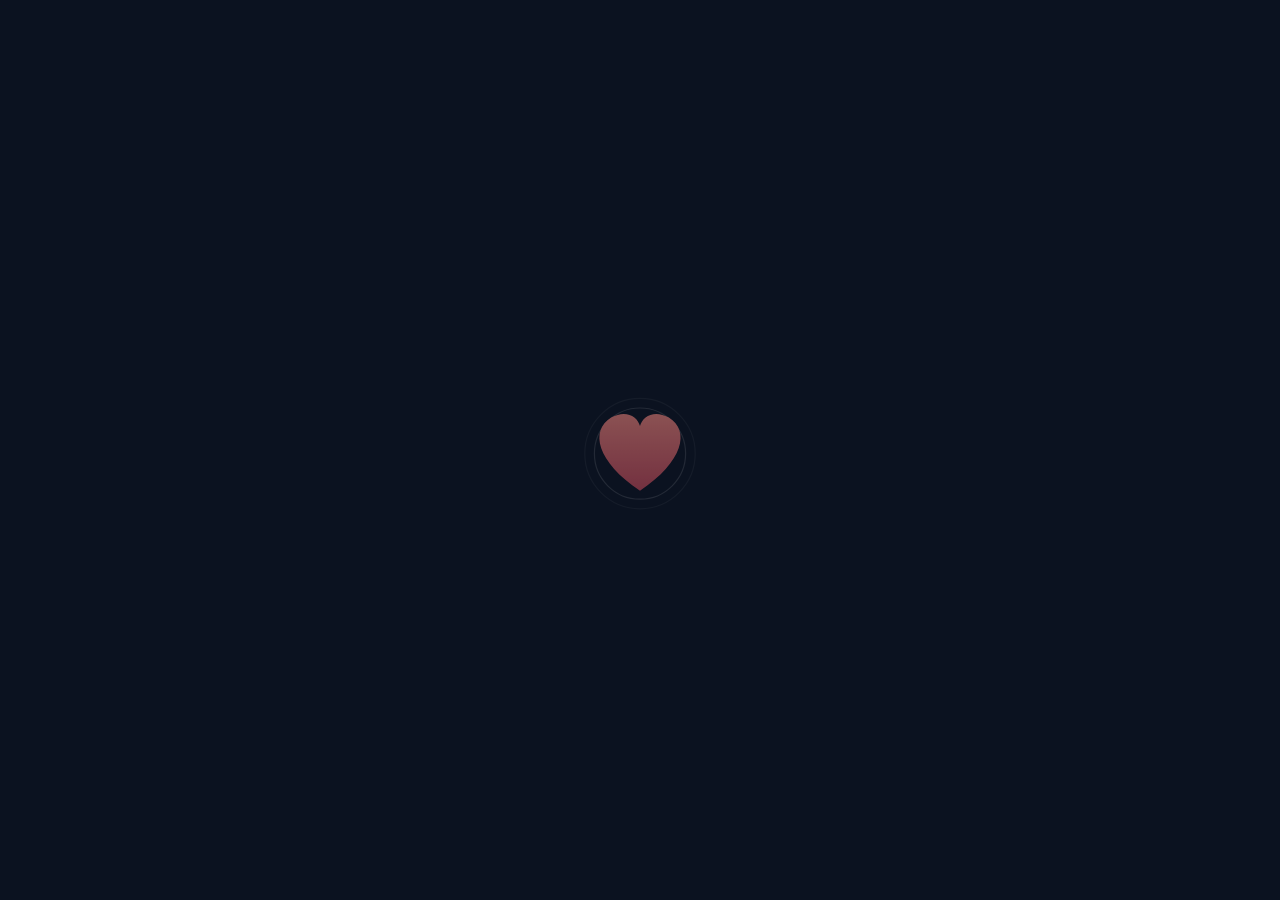
<file: web/index.html>
<!DOCTYPE html>
<html lang="en">
<head>
  <base href="$FLUTTER_BASE_HREF">

  <meta charset="UTF-8">
  <meta http-equiv="Content-Security-Policy" content="default-src 'self'; script-src 'self' 'wasm-unsafe-eval'; style-src 'self' 'unsafe-inline'; img-src 'self' data: blob:; font-src 'self' data:; connect-src 'self'; worker-src 'self' blob:; manifest-src 'self'; media-src 'self' blob:; object-src 'none'; base-uri 'self'; form-action 'none'">
  <meta name="referrer" content="no-referrer">
  <meta name="viewport" content="width=device-width, initial-scale=1, maximum-scale=1, user-scalable=no, viewport-fit=cover">
  <meta name="description" content="Calming sounds and slow, gentle visuals for children with autism. Works offline. No ads, no accounts, nothing leaves the device.">
  <meta name="theme-color" content="#0B1220">
  <meta name="color-scheme" content="dark">
  <meta name="application-name" content="AuraSOS">

  <!-- Link previews -->
  <meta property="og:type" content="website">
  <meta property="og:title" content="AuraSOS">
  <meta property="og:description" content="Offline calming sounds and gentle visuals for children with autism. No ads, no accounts.">
  <meta name="twitter:card" content="summary">

  <!-- iOS / Android install-to-home-screen -->
  <meta name="mobile-web-app-capable" content="yes">
  <meta name="apple-mobile-web-app-capable" content="yes">
  <meta name="apple-mobile-web-app-status-bar-style" content="black-translucent">
  <meta name="apple-mobile-web-app-title" content="AuraSOS">
  <link rel="apple-touch-icon" href="icons/Icon-192.png">
  <link rel="icon" href="favicon.ico" sizes="any">
  <link rel="icon" type="image/png" href="favicon.png">
  <link rel="manifest" href="manifest.json">
  <link rel="stylesheet" href="splash.css">

  <title>AuraSOS</title>
</head>
<body>
  <div id="splash" aria-hidden="true">
    <svg viewBox="0 0 100 100" width="120" height="120">
      <defs>
        <linearGradient id="splashHeart" x1="0" y1="0" x2="0" y2="1">
          <stop offset="0" stop-color="#F4867D"/>
          <stop offset="1" stop-color="#C94A5A"/>
        </linearGradient>
      </defs>
      <circle cx="50" cy="53" r="38" fill="none" stroke="#FFFFFF" stroke-opacity="0.18" stroke-width="1"/>
      <circle cx="50" cy="53" r="46" fill="none" stroke="#FFFFFF" stroke-opacity="0.08" stroke-width="1"/>
      <path d="M50,84 C14,60 8,34 26,23 C38,16 48,22 50,30 C52,22 62,16 74,23 C92,34 86,60 50,84 Z" fill="url(#splashHeart)"/>
    </svg>
  </div>
  <noscript>AuraSOS needs JavaScript to run.</noscript>
  <script src="pwa_init.js"></script>
  <script src="flutter_bootstrap.js" async></script>
</body>
</html>
</file>
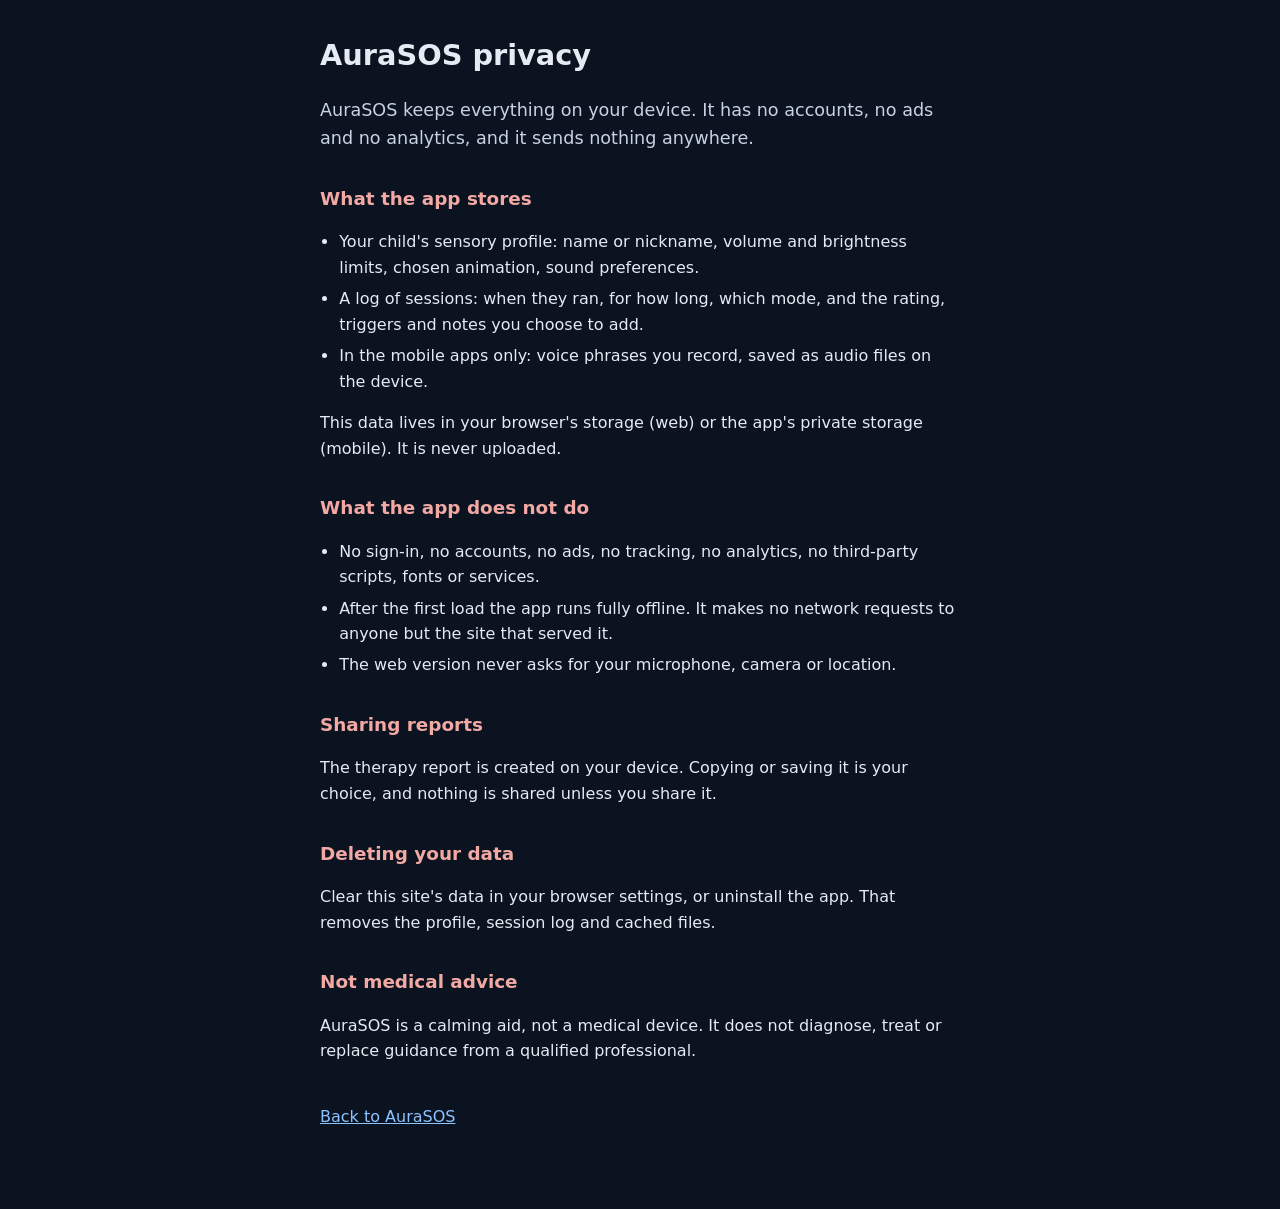
<file: web/privacy.html>
<!DOCTYPE html>
<html lang="en">
<head>
  <meta charset="UTF-8">
  <meta name="viewport" content="width=device-width, initial-scale=1">
  <meta name="color-scheme" content="dark">
  <meta name="theme-color" content="#0B1220">
  <title>AuraSOS privacy</title>
  <link rel="stylesheet" href="privacy.css">
</head>
<body>
  <main>
    <h1>AuraSOS privacy</h1>
    <p class="lead">AuraSOS keeps everything on your device. It has no accounts, no ads and no analytics, and it sends nothing anywhere.</p>

    <h2>What the app stores</h2>
    <ul>
      <li>Your child's sensory profile: name or nickname, volume and brightness limits, chosen animation, sound preferences.</li>
      <li>A log of sessions: when they ran, for how long, which mode, and the rating, triggers and notes you choose to add.</li>
      <li>In the mobile apps only: voice phrases you record, saved as audio files on the device.</li>
    </ul>
    <p>This data lives in your browser's storage (web) or the app's private storage (mobile). It is never uploaded.</p>

    <h2>What the app does not do</h2>
    <ul>
      <li>No sign-in, no accounts, no ads, no tracking, no analytics, no third-party scripts, fonts or services.</li>
      <li>After the first load the app runs fully offline. It makes no network requests to anyone but the site that served it.</li>
      <li>The web version never asks for your microphone, camera or location.</li>
    </ul>

    <h2>Sharing reports</h2>
    <p>The therapy report is created on your device. Copying or saving it is your choice, and nothing is shared unless you share it.</p>

    <h2>Deleting your data</h2>
    <p>Clear this site's data in your browser settings, or uninstall the app. That removes the profile, session log and cached files.</p>

    <h2>Not medical advice</h2>
    <p>AuraSOS is a calming aid, not a medical device. It does not diagnose, treat or replace guidance from a qualified professional.</p>

    <p class="back"><a href=".">Back to AuraSOS</a></p>
  </main>
</body>
</html>
</file>
<file: web/splash.css>
html, body {
  margin: 0;
  height: 100%;
  background: #0B1220;
  overflow: hidden;
  /* A child's slaps and swipes must never scroll, pull-to-refresh, zoom or select. */
  overscroll-behavior: none;
  touch-action: manipulation;
  -webkit-user-select: none;
  user-select: none;
  -webkit-touch-callout: none;
  -webkit-tap-highlight-color: transparent;
}

#splash {
  position: fixed;
  inset: 0;
  display: flex;
  align-items: center;
  justify-content: center;
  background: #0B1220;
}

#splash svg {
  opacity: 0.55;
  animation: breathe 10s ease-in-out infinite;
}

/* About 4 s in, 6 s out, like the in-app breathing animations. */
@keyframes breathe {
  0%, 100% { transform: scale(0.9); opacity: 0.45; }
  40% { transform: scale(1.0); opacity: 0.9; }
}

@media (prefers-reduced-motion: reduce) {
  #splash svg { animation: none; }
}
</file>
<file: web/privacy.css>
body {
  margin: 0;
  background: #0B1220;
  color: #E6EAF2;
  font: 16px/1.6 system-ui, -apple-system, "Segoe UI", Roboto, sans-serif;
}

main {
  max-width: 40rem;
  margin: 0 auto;
  padding: 2rem 1.25rem 4rem;
}

h1 { font-size: 1.8rem; margin: 0 0 0.5rem; }
h2 { font-size: 1.15rem; margin: 2rem 0 0.4rem; color: #F2A9A3; }
.lead { font-size: 1.1rem; color: #C9D2E3; }
ul { padding-left: 1.2rem; }
li { margin: 0.35rem 0; }
a { color: #8CC4FF; }
.back { margin-top: 2.5rem; }
</file>
